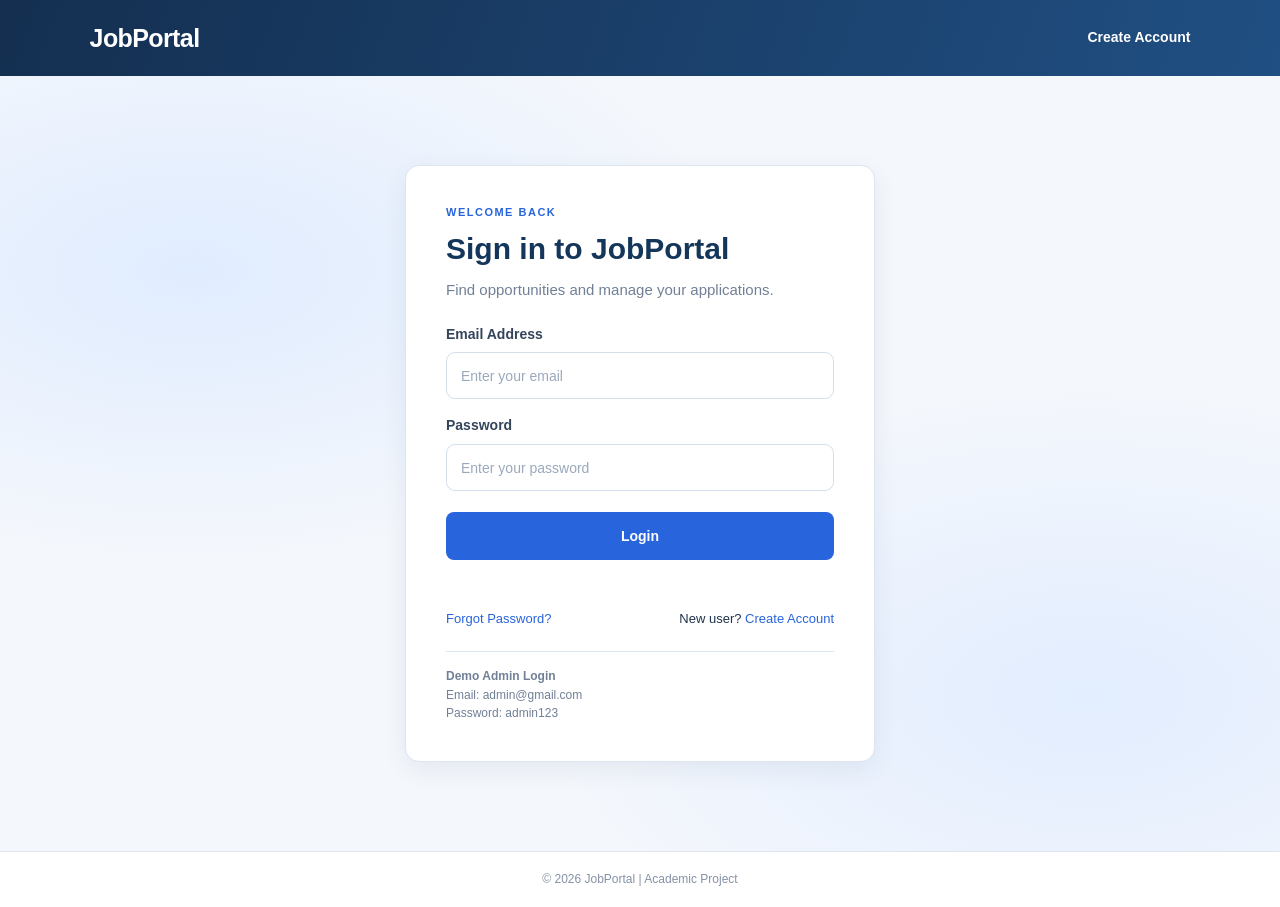
<file: index.html>
<!DOCTYPE html>
<html lang="en">
<head>
  <meta charset="UTF-8">
  <meta name="viewport" content="width=device-width, initial-scale=1.0">
  <title>JobPortal | Login</title>
  <link rel="stylesheet" href="style.css">
  <script src="script.js" defer></script>
</head>
<body data-page="login">

  <header class="site-header">
    <a class="brand" href="index.html">JobPortal</a>
    <nav>
      <a href="signup.html">Create Account</a>
    </nav>
  </header>

  <main class="auth-layout">
    <form id="loginForm" class="panel auth-card">

      <div class="eyebrow">WELCOME BACK</div>
      <h1>Sign in to JobPortal</h1>
      <p class="muted">Find opportunities and manage your applications.</p>

      <label for="email">Email Address</label>
      <input
        id="email"
        type="email"
        autocomplete="username"
        placeholder="Enter your email"
        required
      >

      <label for="password">Password</label>
      <input
        id="password"
        type="password"
        autocomplete="current-password"
        placeholder="Enter your password"
        required
      >

      <button class="btn btn-primary btn-block" type="submit">
        Login
      </button>

      <p id="message" class="form-message" aria-live="polite"></p>

      <div class="auth-links">
        <a href="forgot.html">Forgot Password?</a>
        <span>New user? <a href="signup.html">Create Account</a></span>
      </div>

      <div class="demo-note">
        <strong>Demo Admin Login</strong><br>
        Email: admin@gmail.com<br>
        Password: admin123
      </div>

    </form>
  </main>

  <footer class="site-footer">
    © 2026 JobPortal | Academic Project
  </footer>

</body>
</html>
</file>
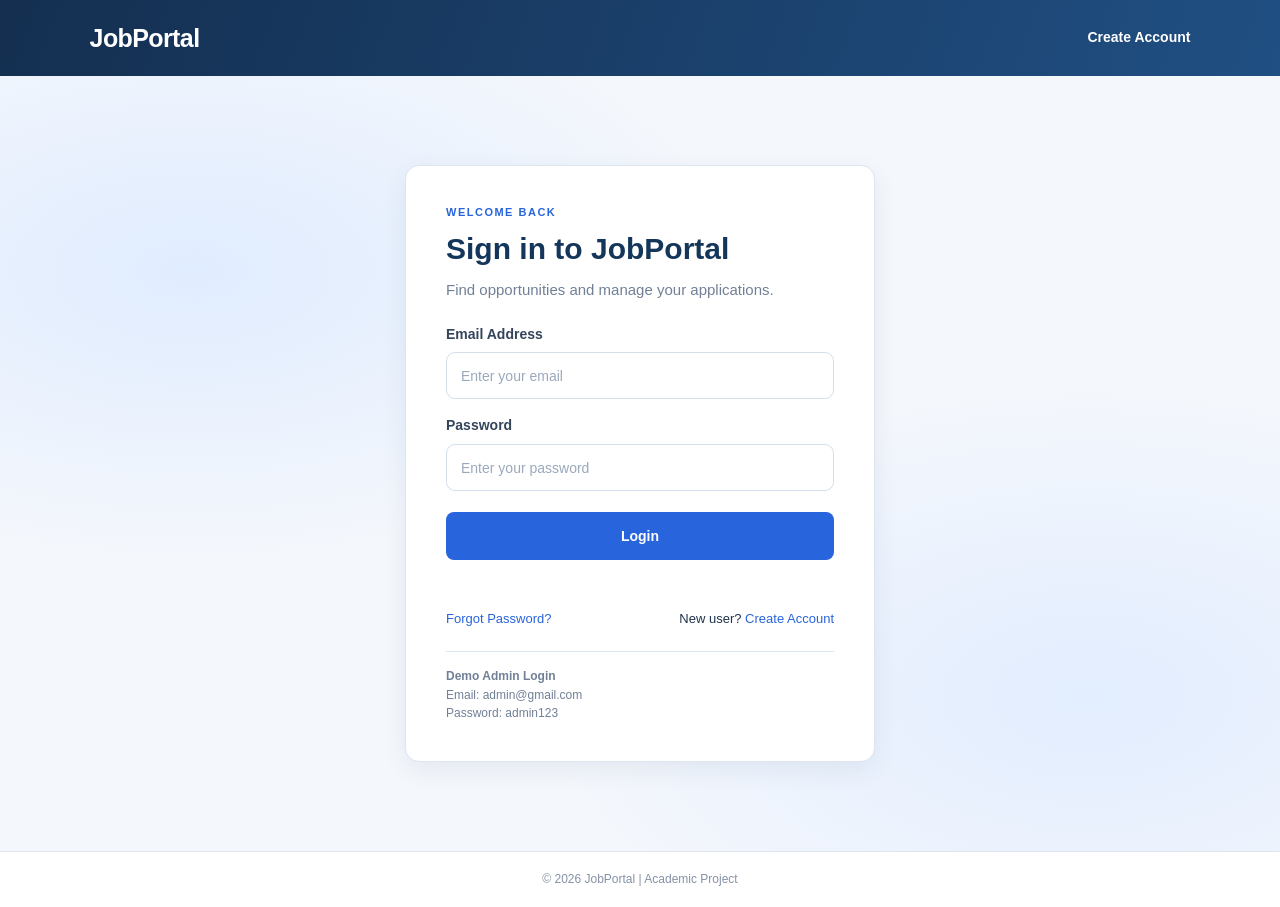
<file: admin.html>
<!DOCTYPE html>
<html lang="en">
<head>
  <meta charset="UTF-8">
  <meta name="viewport" content="width=device-width, initial-scale=1.0">
  <title>JobPortal | Admin Dashboard</title>
  <link rel="stylesheet" href="style.css">
  <script src="script.js" defer></script>
</head>
<body data-page="admin">

  <header class="site-header">
    <a class="brand" href="admin.html">JobPortal Admin</a>
    <nav>
      <span>Administration</span>
      <button class="nav-button" onclick="logout()">Logout</button>
    </nav>
  </header>

  <main class="page-container">

    <section class="page-heading">
      <div>
        <div class="eyebrow">ADMINISTRATION</div>
        <h1>Platform Overview</h1>
        <p class="muted">Monitor users, job postings and applications.</p>
      </div>
    </section>

    <section class="stats-grid stats-four">

      <article class="stat-card">
        <span class="stat-label">Job Seekers</span>
        <strong id="userCount">0</strong>
      </article>

      <article class="stat-card">
        <span class="stat-label">Recruiters</span>
        <strong id="recruiterCount">0</strong>
      </article>

      <article class="stat-card">
        <span class="stat-label">Job Postings</span>
        <strong id="jobCount">0</strong>
      </article>

      <article class="stat-card">
        <span class="stat-label">Applications</span>
        <strong id="applicationCount">0</strong>
      </article>

    </section>

    <section class="panel section-panel">
      <div class="section-title">
        <h2>Registered Accounts</h2>
      </div>

      <div class="table-wrap">
        <table>
          <thead>
            <tr>
              <th>Name</th>
              <th>Email</th>
              <th>Role</th>
            </tr>
          </thead>
          <tbody id="adminUsers"></tbody>
        </table>
      </div>
    </section>

    <section class="panel section-panel">
      <div class="section-title">
        <h2>All Job Postings</h2>
      </div>
      <div id="adminJobs" class="job-grid"></div>
    </section>

    <section class="panel section-panel">
      <div class="section-title">
        <h2>All Applications</h2>
      </div>

      <div class="table-wrap">
        <table>
          <thead>
            <tr>
              <th>Applicant</th>
              <th>Job Title</th>
              <th>Company</th>
              <th>Status</th>
              <th>Applied Date</th>
            </tr>
          </thead>
          <tbody id="adminApplications"></tbody>
        </table>
      </div>
    </section>

  </main>

  <footer class="site-footer">
    © 2026 JobPortal | Academic Project
  </footer>

</body>
</html>
</file>
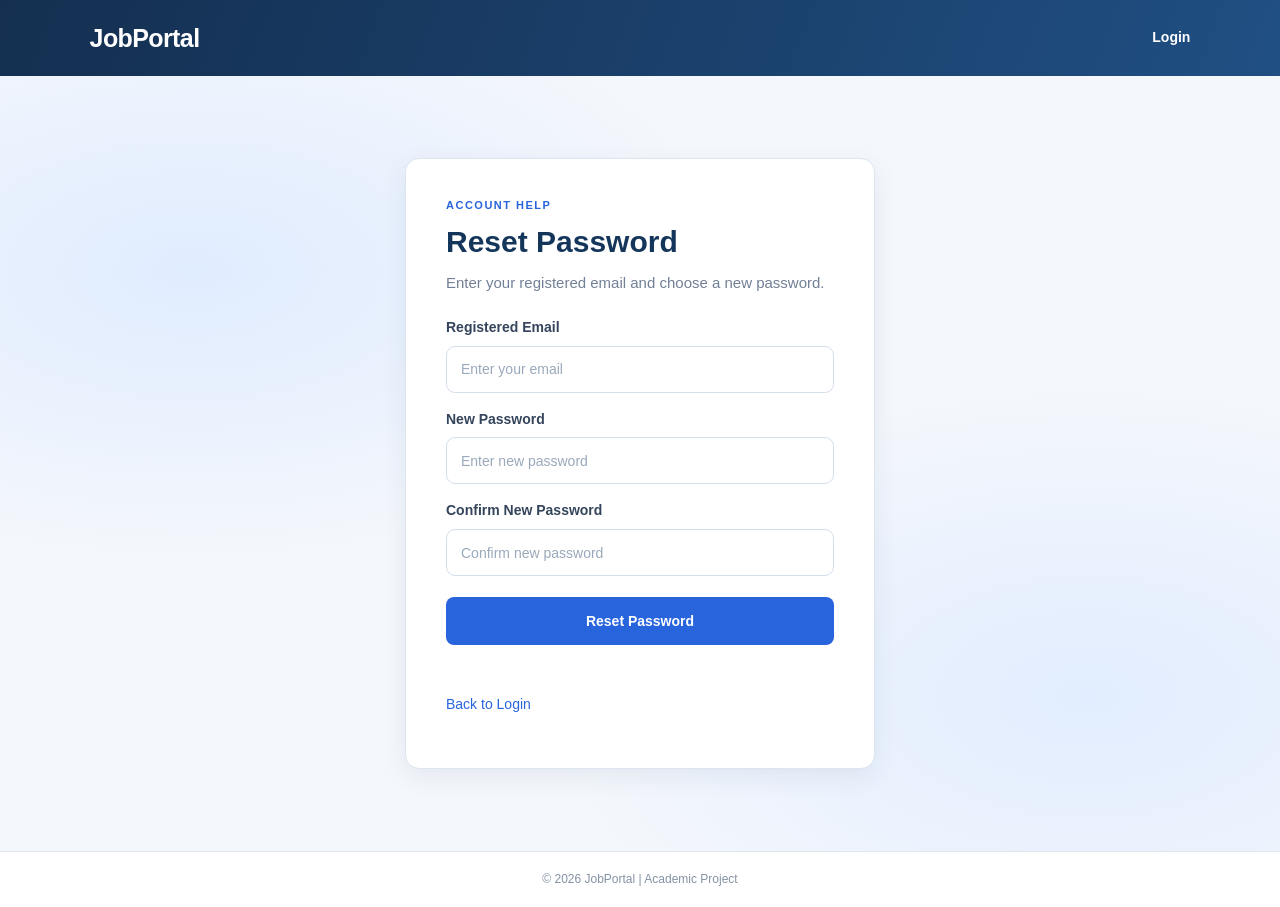
<file: forgot.html>
<!DOCTYPE html>
<html lang="en">
<head>
  <meta charset="UTF-8">
  <meta name="viewport" content="width=device-width, initial-scale=1.0">
  <title>JobPortal | Forgot Password</title>
  <link rel="stylesheet" href="style.css">
  <script src="script.js" defer></script>
</head>
<body data-page="forgot">

  <header class="site-header">
    <a class="brand" href="index.html">JobPortal</a>
    <nav><a href="index.html">Login</a></nav>
  </header>

  <main class="auth-layout">
    <form id="forgotForm" class="panel auth-card">

      <div class="eyebrow">ACCOUNT HELP</div>
      <h1>Reset Password</h1>
      <p class="muted">Enter your registered email and choose a new password.</p>

      <label for="email">Registered Email</label>
      <input id="email" type="email" placeholder="Enter your email" required>

      <label for="newPassword">New Password</label>
      <input id="newPassword" type="password"
        placeholder="Enter new password" minlength="6" required>

      <label for="confirmPassword">Confirm New Password</label>
      <input id="confirmPassword" type="password"
        placeholder="Confirm new password" minlength="6" required>

      <button class="btn btn-primary btn-block" type="submit">
        Reset Password
      </button>

      <p id="message" class="form-message" aria-live="polite"></p>

      <p class="auth-bottom">
        <a href="index.html">Back to Login</a>
      </p>

    </form>
  </main>

  <footer class="site-footer">
    © 2026 JobPortal | Academic Project
  </footer>

</body>
</html>
</file>
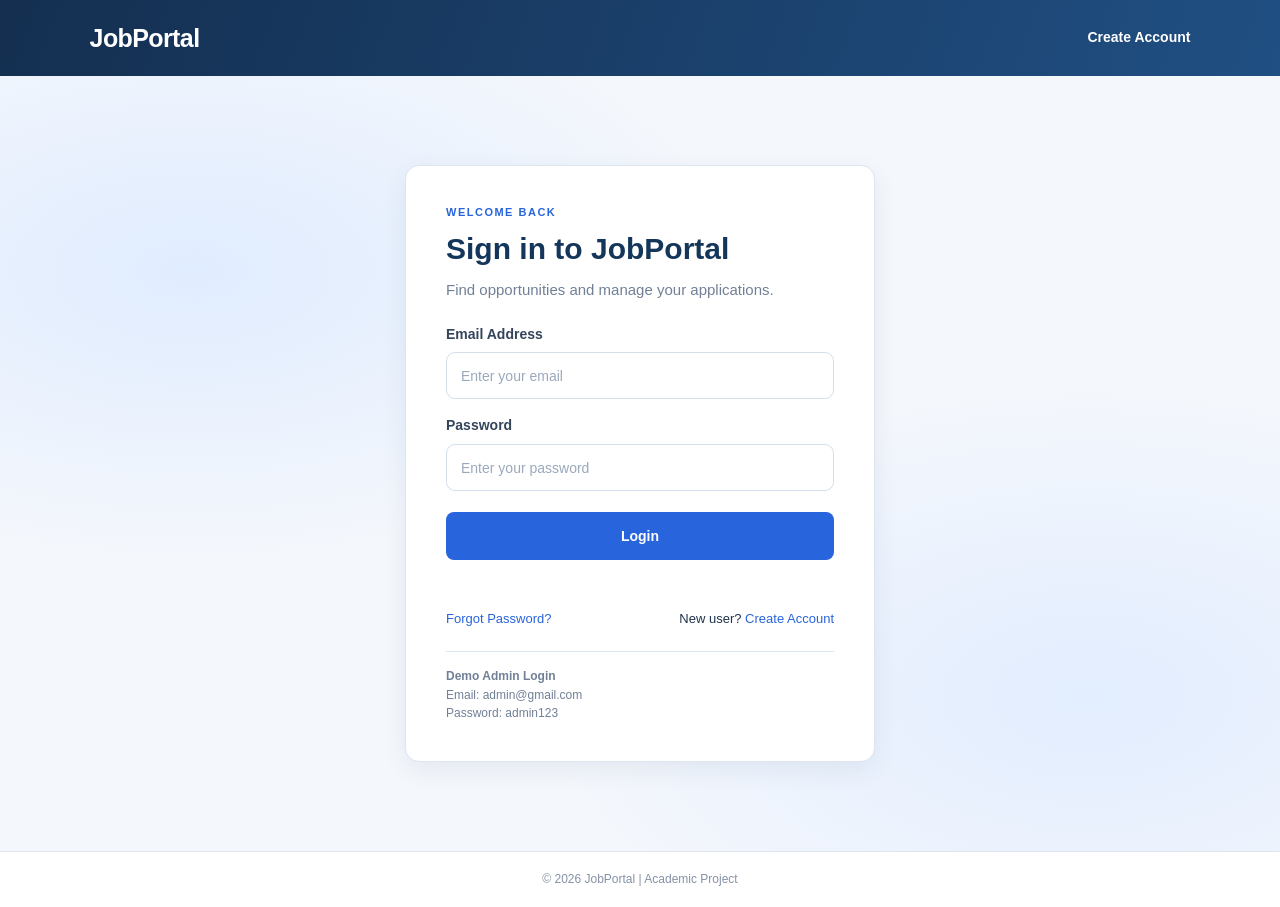
<file: jobs.html>
<!DOCTYPE html>
<html lang="en">
<head>
  <meta charset="UTF-8">
  <meta name="viewport" content="width=device-width, initial-scale=1.0">
  <title>JobPortal | Find Jobs</title>
  <link rel="stylesheet" href="style.css">
  <script src="script.js" defer></script>
</head>
<body data-page="jobs">

  <header class="site-header">
    <a class="brand" href="user.html">JobPortal</a>
    <nav>
      <a href="jobs.html" class="active">Find Jobs</a>
      <a href="user.html">Dashboard</a>
      <button class="nav-button" onclick="logout()">Logout</button>
    </nav>
  </header>

  <main class="page-container">

    <section class="page-heading">
      <div>
        <div class="eyebrow">CAREER OPPORTUNITIES</div>
        <h1>Find Your Next Job</h1>
        <p class="muted">Discover opportunities posted by recruiters.</p>
      </div>
    </section>

    <section class="filter-panel">
      <div class="filter-field">
        <label for="jobSearch">Search Jobs</label>
        <input id="jobSearch"
          placeholder="Search title, company, skills or location">
      </div>

      <div class="filter-field">
        <label for="categoryFilter">Job Category</label>
        <select id="categoryFilter">
          <option value="">All Categories</option>
          <option>IT</option>
          <option>Software</option>
          <option>Finance</option>
          <option>Marketing</option>
          <option>Other</option>
        </select>
      </div>
    </section>

    <p id="message" class="form-message" aria-live="polite"></p>

    <div id="jobList" class="job-grid"></div>

  </main>

  <footer class="site-footer">
    © 2026 JobPortal | Academic Project
  </footer>

</body>
</html>
</file>
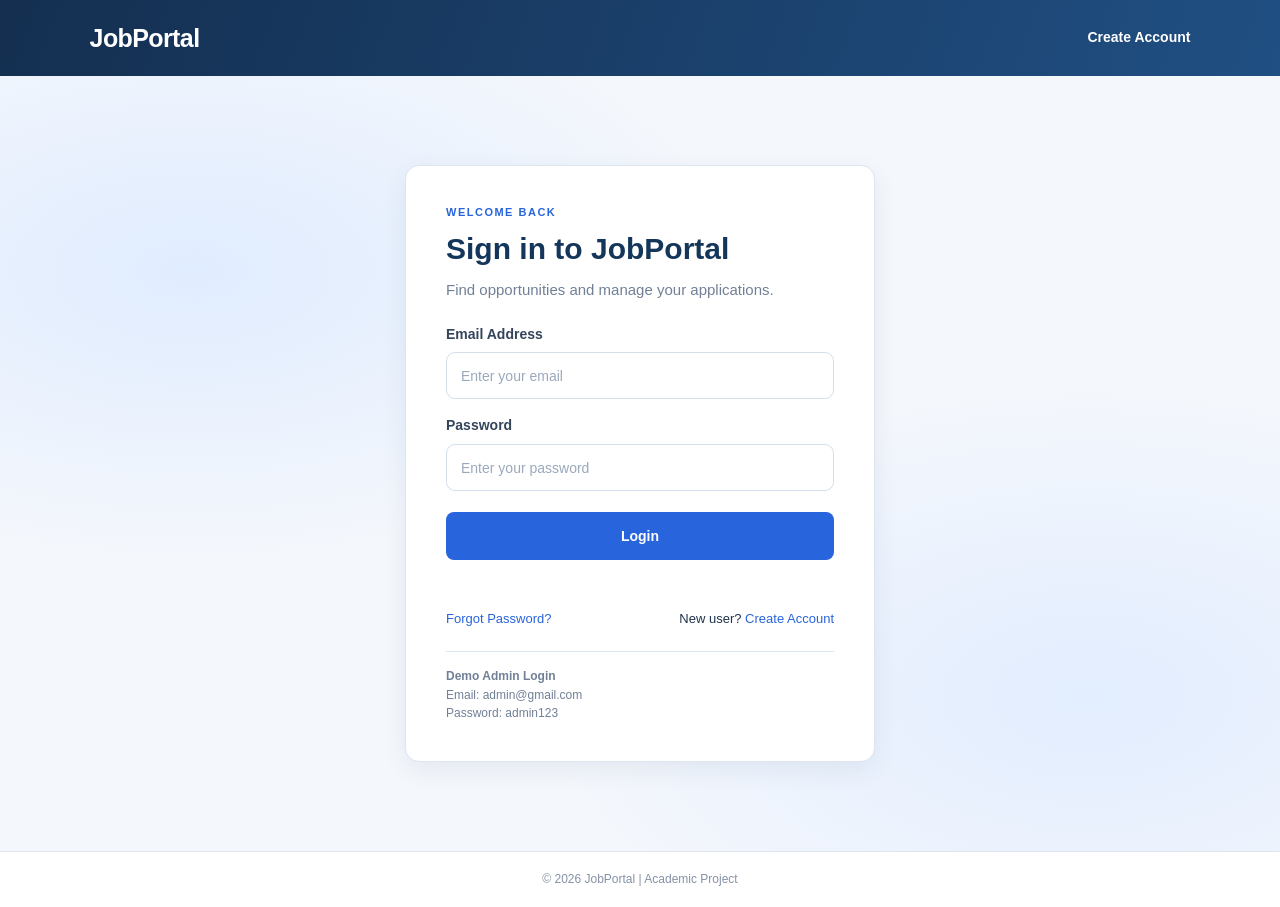
<file: recruiter.html>
<!DOCTYPE html>
<html lang="en">
<head>
  <meta charset="UTF-8">
  <meta name="viewport" content="width=device-width, initial-scale=1.0">
  <title>JobPortal | Recruiter Dashboard</title>
  <link rel="stylesheet" href="style.css">
  <script src="script.js" defer></script>
</head>
<body data-page="recruiter">

  <header class="site-header">
    <a class="brand" href="recruiter.html">JobPortal</a>
    <nav>
      <a href="recruiter.html" class="active">Recruiter Dashboard</a>
      <button class="nav-button" onclick="logout()">Logout</button>
    </nav>
  </header>

  <main class="page-container">

    <section class="page-heading">
      <div>
        <div class="eyebrow">RECRUITER WORKSPACE</div>
        <h1>Manage Your Openings</h1>
        <p class="muted">Publish jobs and manage candidate applications.</p>
      </div>
    </section>

    <section class="panel section-panel">
      <div class="section-title">
        <div>
          <h2 id="jobFormTitle">Post a New Job</h2>
          <p class="muted">Enter the job details below.</p>
        </div>
      </div>

      <form id="jobForm" class="form-grid">

        <input type="hidden" id="jobId">

        <div class="form-field">
          <label for="title">Job Title</label>
          <input id="title" required maxlength="100"
            placeholder="Software Developer">
        </div>

        <div class="form-field">
          <label for="company">Company Name</label>
          <input id="company" required maxlength="100"
            placeholder="Enter company name">
        </div>

        <div class="form-field">
          <label for="category">Category</label>
          <select id="category" required>
            <option value="">Select Category</option>
            <option>IT</option>
            <option>Software</option>
            <option>Finance</option>
            <option>Marketing</option>
            <option>Other</option>
          </select>
        </div>

        <div class="form-field">
          <label for="location">Location</label>
          <input id="location" required placeholder="Hyderabad">
        </div>

        <div class="form-field">
          <label for="salary">Salary</label>
          <input id="salary" placeholder="3-5 LPA">
        </div>

        <div class="form-field">
          <label for="skills">Required Skills</label>
          <input id="skills" placeholder="HTML, CSS, JavaScript">
        </div>

        <div class="form-field">
          <label for="deadline">Application Deadline</label>
          <input type="date" id="deadline" required>
        </div>

        <div class="form-field full-width">
          <label for="description">Job Description</label>
          <textarea id="description" rows="4" required
            placeholder="Describe the job responsibilities and requirements"></textarea>
        </div>

        <div class="form-actions full-width">
          <button class="btn btn-primary" type="submit">Save Job</button>
          <button class="btn btn-light" type="button" id="cancelEdit">Cancel</button>
        </div>

      </form>

      <p id="jobMessage" class="form-message" aria-live="polite"></p>
    </section>

    <section class="panel section-panel">
      <div class="section-title">
        <h2>My Job Postings</h2>
      </div>
      <div id="recruiterJobs" class="job-grid"></div>
    </section>

    <section class="panel section-panel">
      <div class="section-title">
        <div>
          <h2>Received Applications</h2>
          <p class="muted">Review candidates and update their application status.</p>
        </div>
      </div>

      <div class="table-wrap">
        <table>
          <thead>
            <tr>
              <th>Applicant</th>
              <th>Email</th>
              <th>Job</th>
              <th>Resume</th>
              <th>Status</th>
              <th>Update Status</th>
            </tr>
          </thead>
          <tbody id="receivedApplications"></tbody>
        </table>
      </div>
    </section>

  </main>

  <footer class="site-footer">
    © 2026 JobPortal | Academic Project
  </footer>

</body>
</html>
</file>
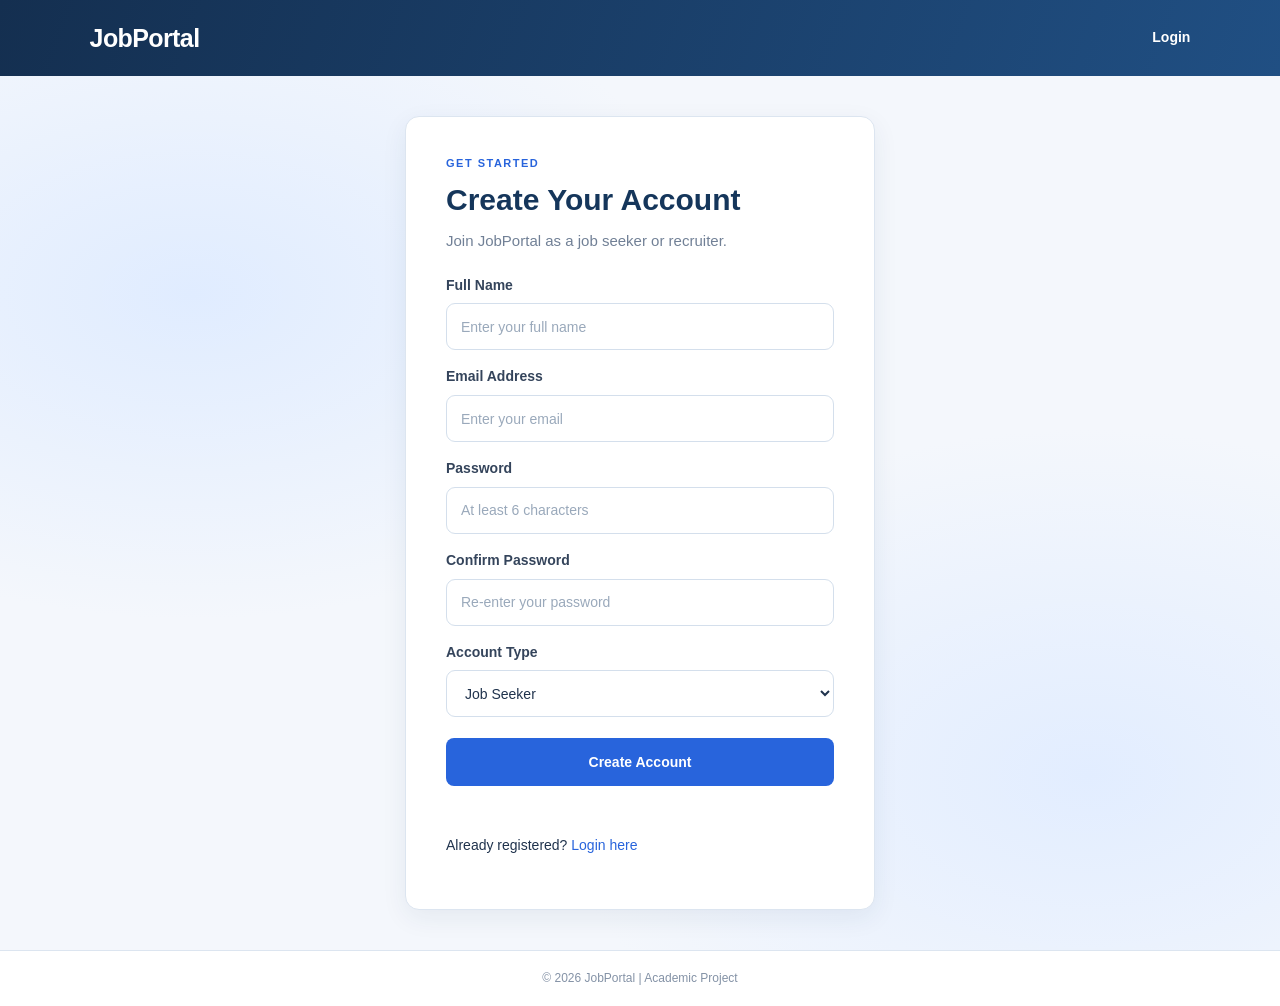
<file: signup.html>
<!DOCTYPE html>
<html lang="en">
<head>
  <meta charset="UTF-8">
  <meta name="viewport" content="width=device-width, initial-scale=1.0">
  <title>JobPortal | Signup</title>
  <link rel="stylesheet" href="style.css">
  <script src="script.js" defer></script>
</head>
<body data-page="signup">

  <header class="site-header">
    <a class="brand" href="index.html">JobPortal</a>
    <nav><a href="index.html">Login</a></nav>
  </header>

  <main class="auth-layout">
    <form id="signupForm" class="panel auth-card">

      <div class="eyebrow">GET STARTED</div>
      <h1>Create Your Account</h1>
      <p class="muted">Join JobPortal as a job seeker or recruiter.</p>

      <label for="name">Full Name</label>
      <input id="name" type="text" placeholder="Enter your full name"
        autocomplete="name" maxlength="70" required>

      <label for="email">Email Address</label>
      <input id="email" type="email" placeholder="Enter your email"
        autocomplete="email" required>

      <label for="password">Password</label>
      <input id="password" type="password"
        placeholder="At least 6 characters"
        minlength="6" autocomplete="new-password" required>

      <label for="confirmPassword">Confirm Password</label>
      <input id="confirmPassword" type="password"
        placeholder="Re-enter your password"
        minlength="6" autocomplete="new-password" required>

      <label for="role">Account Type</label>
      <select id="role" required>
        <option value="user">Job Seeker</option>
        <option value="recruiter">Recruiter</option>
      </select>

      <button class="btn btn-primary btn-block" type="submit">
        Create Account
      </button>

      <p id="message" class="form-message" aria-live="polite"></p>

      <p class="auth-bottom">
        Already registered?
        <a href="index.html">Login here</a>
      </p>

    </form>
  </main>

  <footer class="site-footer">
    © 2026 JobPortal | Academic Project
  </footer>

</body>
</html>
</file>
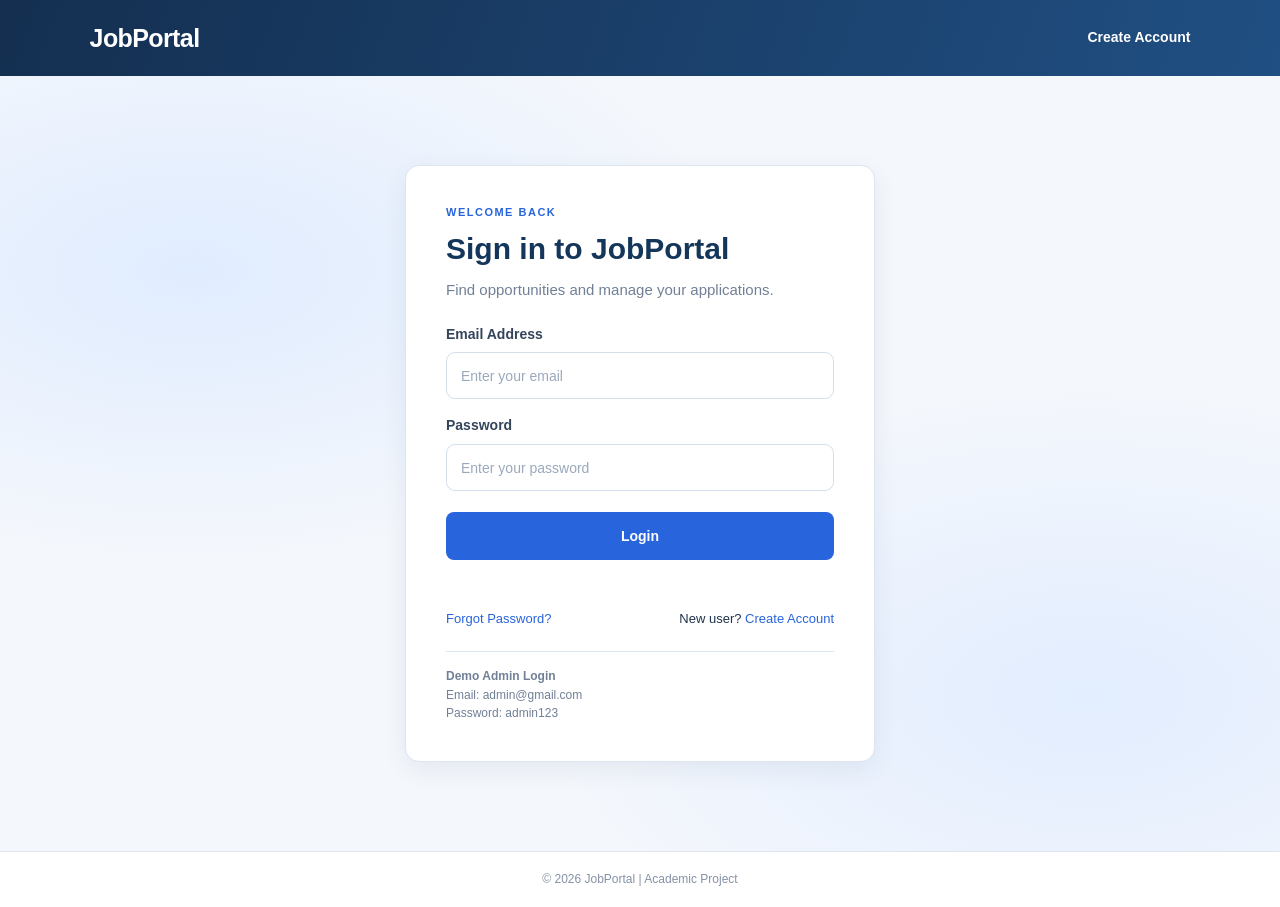
<file: user.html>
<!DOCTYPE html>
<html lang="en">
<head>
  <meta charset="UTF-8">
  <meta name="viewport" content="width=device-width, initial-scale=1.0">
  <title>JobPortal | Job Seeker Dashboard</title>
  <link rel="stylesheet" href="style.css">
  <script src="script.js" defer></script>
</head>
<body data-page="user">

  <header class="site-header">
    <a class="brand" href="user.html">JobPortal</a>
    <nav>
      <a href="jobs.html">Find Jobs</a>
      <a href="user.html" class="active">Dashboard</a>
      <button class="nav-button" onclick="logout()">Logout</button>
    </nav>
  </header>

  <main class="page-container">

    <section class="page-heading">
      <div>
        <div class="eyebrow">JOB SEEKER WORKSPACE</div>
        <h1 id="welcome">My Dashboard</h1>
        <p class="muted">Manage your resume and track your applications.</p>
      </div>
      <a class="btn btn-primary" href="jobs.html">Explore Jobs</a>
    </section>

    <section class="stats-grid">
      <article class="stat-card">
        <span class="stat-label">Total Applications</span>
        <strong id="totalApps">0</strong>
      </article>

      <article class="stat-card">
        <span class="stat-label">Under Review</span>
        <strong id="pendingApps">0</strong>
      </article>

      <article class="stat-card">
        <span class="stat-label">Selected</span>
        <strong id="selectedApps">0</strong>
      </article>
    </section>

    <section class="panel section-panel">
      <div class="section-title">
        <div>
          <h2>My Resume</h2>
          <p class="muted">Upload your PDF resume (maximum 500 KB).</p>
        </div>
      </div>

      <div class="upload-row">
        <input type="file" id="resumeFile" accept="application/pdf,.pdf">
        <button class="btn btn-primary" id="uploadResume" type="button">
          Save Resume
        </button>
      </div>

      <p id="resumeMessage" class="form-message" aria-live="polite"></p>
      <p id="resumeName" class="muted"></p>
    </section>

    <section class="panel section-panel">
      <div class="section-title">
        <div>
          <h2>My Applications</h2>
          <p class="muted">Track the status of your job applications.</p>
        </div>
      </div>

      <div class="table-wrap">
        <table>
          <thead>
            <tr>
              <th>Company</th>
              <th>Job Title</th>
              <th>Applied Date</th>
              <th>Status</th>
            </tr>
          </thead>
          <tbody id="myApplications"></tbody>
        </table>
      </div>
    </section>

  </main>

  <footer class="site-footer">
    © 2026 JobPortal | Academic Project
  </footer>

</body>
</html>
</file>
<file: style.css>
/* ==========================================
   JOB PORTAL - COMPLETE ALIGNMENT FIX
   Login | Signup | User | Recruiter | Admin
========================================== */

:root {
  --navy: #15365b;
  --blue: #2864dc;
  --blue-hover: #1e4fb5;
  --ink: #20334d;
  --muted: #718096;
  --page: #f4f7fc;
  --line: #dce5f0;
  --white: #ffffff;
  --shadow: 0 8px 26px rgba(26, 51, 84, .07);
}

* {
  box-sizing: border-box;
}

html {
  min-height: 100%;
}

body {
  margin: 0;
  min-height: 100vh;
  display: flex;
  flex-direction: column;
  background: var(--page);
  color: var(--ink);
  font-family: "Segoe UI", Arial, sans-serif;
  font-size: 15px;
  line-height: 1.55;
}

a {
  color: var(--blue);
  text-decoration: none;
}

a:hover {
  text-decoration: underline;
}

/* HEADER */

.site-header,
.navbar {
  min-height: 76px;
  width: 100%;
  padding: 0 7%;
  display: flex;
  align-items: center;
  justify-content: space-between;
  gap: 20px;
  background: linear-gradient(110deg, #142f50, #204f83);
  color: white;
  box-shadow: 0 4px 15px rgba(20, 47, 80, .12);
}

.brand,
.navbar h2 {
  color: white;
  font-size: 25px;
  font-weight: 800;
  letter-spacing: -.6px;
  text-decoration: none;
}

.site-header nav,
.navbar nav {
  display: flex;
  align-items: center;
  justify-content: flex-end;
  gap: 26px;
}

.site-header nav a,
.navbar nav a {
  color: white;
  font-size: 14px;
  font-weight: 600;
}

.site-header nav a:hover,
.navbar nav a:hover {
  color: #c8ddff;
}

.site-header nav .active {
  text-decoration: underline;
  text-underline-offset: 7px;
}

.nav-button {
  padding: 9px 17px;
  color: white;
  background: transparent;
  border: 1px solid rgba(255,255,255,.65);
  border-radius: 8px;
  cursor: pointer;
}

/* PAGE BACKGROUND */

.auth-layout,
.auth-container {
  flex: 1;
  width: 100%;
  min-height: calc(100vh - 125px);
  display: flex;
  align-items: center;
  justify-content: center;
  padding: 40px 20px;
  background:
    radial-gradient(ellipse at 15% 25%, #e0ecff 0, transparent 35%),
    radial-gradient(ellipse at 85% 80%, #e2edff 0, transparent 35%),
    #f4f7fc;
}

/* LOGIN AND SIGNUP CARDS */

.auth-card,
.auth-container .panel {
  width: 100%;
  max-width: 470px;
  margin: 0 auto;
  padding: 38px 40px;
  background: white;
  border: 1px solid #e6edf5;
  border-radius: 18px;
  box-shadow: 0 15px 45px rgba(28, 55, 90, .10);
}

.auth-card h1,
.auth-container .panel h1 {
  margin: 0 0 10px;
  color: var(--navy);
  font-size: 30px;
  line-height: 1.25;
}

.eyebrow {
  margin-bottom: 9px;
  color: var(--blue);
  font-size: 11px;
  font-weight: 800;
  letter-spacing: 1.5px;
}

.muted {
  color: var(--muted);
}

.auth-card > .muted {
  margin-bottom: 23px;
}

.auth-links {
  display: flex;
  justify-content: space-between;
  flex-wrap: wrap;
  gap: 12px;
  margin-top: 19px;
  font-size: 13px;
}

.auth-bottom {
  margin-top: 19px;
  font-size: 14px;
}

.demo-note {
  margin-top: 22px;
  padding-top: 15px;
  border-top: 1px solid var(--line);
  color: var(--muted);
  font-size: 12px;
}

/* HEADINGS */

h1 {
  color: var(--navy);
  font-size: 32px;
  line-height: 1.25;
}

h2 {
  margin: 0;
  color: var(--navy);
  font-size: 21px;
  line-height: 1.35;
}

h3 {
  color: var(--navy);
}

p {
  margin-top: 0;
}

/* FORM LABELS */

label {
  display: block;
  margin: 16px 0 7px;
  color: #34445b;
  font-size: 14px;
  font-weight: 650;
}

/* FORM FIELDS */

input:not([type="checkbox"]):not([type="radio"]),
select,
textarea {
  display: block;
  width: 100%;
  min-width: 0;
  min-height: 47px;
  padding: 12px 14px;
  border: 1px solid #d4dfec;
  border-radius: 9px;
  background: white;
  color: var(--ink);
  font-family: inherit;
  font-size: 14px;
  outline: none;
  transition: border .2s, box-shadow .2s;
}

input::placeholder,
textarea::placeholder {
  color: #9aa9bb;
}

input:focus,
select:focus,
textarea:focus {
  border-color: var(--blue);
  box-shadow: 0 0 0 3px rgba(40, 100, 220, .12);
}

textarea {
  min-height: 110px;
  resize: vertical;
}

/* ALL BUTTONS - IMPORTANT ALIGNMENT FIX */

button,
.btn {
  min-height: 44px;
  padding: 10px 19px;
  display: inline-flex;
  align-items: center;
  justify-content: center;
  border: none;
  border-radius: 8px;
  font-family: inherit;
  font-size: 14px;
  font-weight: 700;
  line-height: 1.3;
  text-align: center;
  cursor: pointer;
  transition: background .2s, transform .2s;
}

.btn-primary,
button[type="submit"],
.auth-card button,
.auth-container button {
  color: white;
  background: var(--blue);
}

.btn-primary:hover,
button[type="submit"]:hover,
.auth-card button:hover,
.auth-container button:hover {
  color: white;
  background: var(--blue-hover);
  transform: translateY(-1px);
}

.btn-light,
.secondary {
  color: #34445b;
  background: #e9eff7;
}

.btn-danger,
.danger {
  color: white;
  background: #d63d48;
}

.btn-block,
.auth-card button[type="submit"],
.auth-container button[type="submit"] {
  width: 100%;
  min-height: 48px;
  margin-top: 21px;
}

button:disabled {
  opacity: .6;
  cursor: not-allowed;
  transform: none;
}

/* MESSAGES */

.form-message,
.message {
  min-height: 20px;
  margin: 10px 0 0;
  font-size: 13px;
  font-weight: 600;
}

/* MAIN CONTENT WIDTH */

.page-container,
.container {
  width: min(1160px, calc(100% - 48px));
  margin: 38px auto 55px;
  flex: 1;
}

/* PAGE TITLE */

.page-heading {
  display: flex;
  align-items: center;
  justify-content: space-between;
  gap: 22px;
  margin-bottom: 26px;
}

.page-heading p {
  margin: 7px 0 0;
}

.page-heading .btn {
  flex-shrink: 0;
}

/* DASHBOARD STATISTICS */

.stats-grid,
.stats {
  display: grid;
  grid-template-columns: repeat(3, minmax(0, 1fr));
  gap: 20px;
  margin-bottom: 25px;
}

.stats-four {
  grid-template-columns: repeat(4, minmax(0, 1fr));
}

.stat-card {
  min-width: 0;
  min-height: 120px;
  padding: 22px;
  display: flex;
  flex-direction: column;
  justify-content: center;
  background: white;
  border: 1px solid var(--line);
  border-radius: 13px;
  box-shadow: var(--shadow);
  border-left: 5px solid var(--blue);
}

.stat-label {
  color: var(--muted);
  font-size: 13px;
  font-weight: 600;
}

.stat-card strong,
.stat-card h3 {
  margin: 7px 0 0;
  color: var(--blue);
  font-size: 30px;
  line-height: 1.2;
}

/* WHITE CONTENT PANELS */

.panel,
.section-panel {
  background: white;
  border: 1px solid var(--line);
  border-radius: 14px;
  box-shadow: var(--shadow);
}

.section-panel {
  width: 100%;
  padding: 25px;
  margin-bottom: 24px;
}

.section-title {
  display: flex;
  justify-content: space-between;
  align-items: center;
  gap: 15px;
  margin-bottom: 19px;
}

.section-title p {
  margin: 5px 0 0;
  font-size: 13px;
}

/* RESUME UPLOAD - FIXED ALIGNMENT */

.upload-row {
  display: grid;
  grid-template-columns: minmax(0, 1fr) 150px;
  align-items: center;
  gap: 14px;
}

.upload-row input[type="file"] {
  width: 100%;
  min-height: 46px;
  padding: 8px;
  border: 1px solid var(--line);
  border-radius: 8px;
  background: #fafcff;
}

.upload-row button {
  width: 100%;
  min-height: 46px;
  margin: 0;
}

/* JOB SEARCH FILTERS */

.filter-panel {
  display: grid;
  grid-template-columns: minmax(0, 2fr) minmax(220px, 1fr);
  gap: 20px;
  padding: 23px;
  margin-bottom: 25px;
  background: white;
  border: 1px solid var(--line);
  border-radius: 13px;
  box-shadow: var(--shadow);
}

.filter-field {
  min-width: 0;
}

.filter-field label {
  margin-top: 0;
}

/* JOB CARDS */

.job-grid {
  display: grid;
  grid-template-columns: repeat(2, minmax(0, 1fr));
  gap: 20px;
  align-items: stretch;
}

.job-card {
  min-width: 0;
  padding: 24px;
  background: white;
  border: 1px solid var(--line);
  border-radius: 13px;
  box-shadow: var(--shadow);
}

.job-card h3 {
  margin: 0 0 10px;
  font-size: 20px;
}

.job-card p {
  margin: 7px 0;
  font-size: 14px;
  overflow-wrap: anywhere;
}

.job-card .job-meta {
  color: var(--muted);
  font-size: 13px;
}

.job-card .btn {
  margin: 12px 6px 0 0;
}

/* RECRUITER FORM */

.form-grid {
  display: grid;
  grid-template-columns: repeat(2, minmax(0, 1fr));
  gap: 0 20px;
}

.form-field {
  min-width: 0;
}

.form-field label {
  margin-top: 11px;
}

.full-width {
  grid-column: 1 / -1;
}

.form-actions {
  display: flex;
  flex-wrap: wrap;
  gap: 12px;
  margin-top: 17px;
}

/* TABLES */

.table-wrap {
  width: 100%;
  overflow-x: auto;
  border-radius: 9px;
}

table {
  width: 100%;
  min-width: 650px;
  border-collapse: collapse;
  background: white;
  font-size: 13px;
}

th,
td {
  padding: 15px;
  border-bottom: 1px solid #e7edf4;
  text-align: left;
  vertical-align: middle;
}

th {
  background: #edf3fb;
  color: #344b69;
  font-size: 12px;
  font-weight: 750;
  text-transform: uppercase;
  letter-spacing: .3px;
  white-space: nowrap;
}

tbody tr:hover {
  background: #f7faff;
}

/* STATUS LABELS */

.status-pill,
.status {
  display: inline-block;
  padding: 5px 12px;
  border-radius: 20px;
  background: #e8f1ff;
  color: #24578e;
  font-size: 12px;
  font-weight: 700;
  white-space: nowrap;
}

.inline-select {
  min-width: 140px;
  min-height: 37px;
  padding: 6px 9px;
  font-size: 12px;
}

/* EMPTY RESULTS */

.empty-state,
.empty {
  grid-column: 1 / -1;
  padding: 35px 20px;
  text-align: center;
  color: var(--muted);
  background: white;
  border: 1px dashed #cbd5e1;
  border-radius: 12px;
}

/* FOOTER */

.site-footer {
  width: 100%;
  margin-top: auto;
  padding: 18px;
  background: white;
  border-top: 1px solid var(--line);
  color: #8492a6;
  text-align: center;
  font-size: 12px;
}

/* TABLET */

@media (max-width: 850px) {
  .page-container,
  .container {
    width: calc(100% - 36px);
    margin-top: 28px;
  }

  .stats-four {
    grid-template-columns: repeat(2, minmax(0, 1fr));
  }
}

/* MOBILE */

@media (max-width: 600px) {
  .site-header,
  .navbar {
    padding: 16px 19px;
    flex-direction: column;
    align-items: flex-start;
    gap: 13px;
  }

  .site-header nav,
  .navbar nav {
    justify-content: flex-start;
    flex-wrap: wrap;
    gap: 17px;
  }

  .auth-layout,
  .auth-container {
    min-height: auto;
    padding: 28px 14px;
  }

  .auth-card,
  .auth-container .panel {
    padding: 25px 20px;
  }

  .page-container,
  .container {
    width: calc(100% - 28px);
    margin: 24px auto 40px;
  }

  .page-heading {
    flex-direction: column;
    align-items: flex-start;
    gap: 14px;
  }

  .stats-grid,
  .stats,
  .stats-four {
    grid-template-columns: repeat(2, minmax(0, 1fr));
    gap: 12px;
  }

  .stat-card {
    min-height: 100px;
    padding: 16px;
  }

  .stat-card strong,
  .stat-card h3 {
    font-size: 26px;
  }

  .section-panel {
    padding: 19px 15px;
  }

  .upload-row,
  .filter-panel,
  .form-grid,
  .job-grid {
    grid-template-columns: minmax(0, 1fr);
  }

  .full-width {
    grid-column: auto;
  }

  .upload-row button {
    width: 100%;
  }

  .auth-links {
    flex-direction: column;
  }
}

@media (max-width: 360px) {
  .stats-grid,
  .stats,
  .stats-four {
    grid-template-columns: 1fr;
  }
}
</file>
